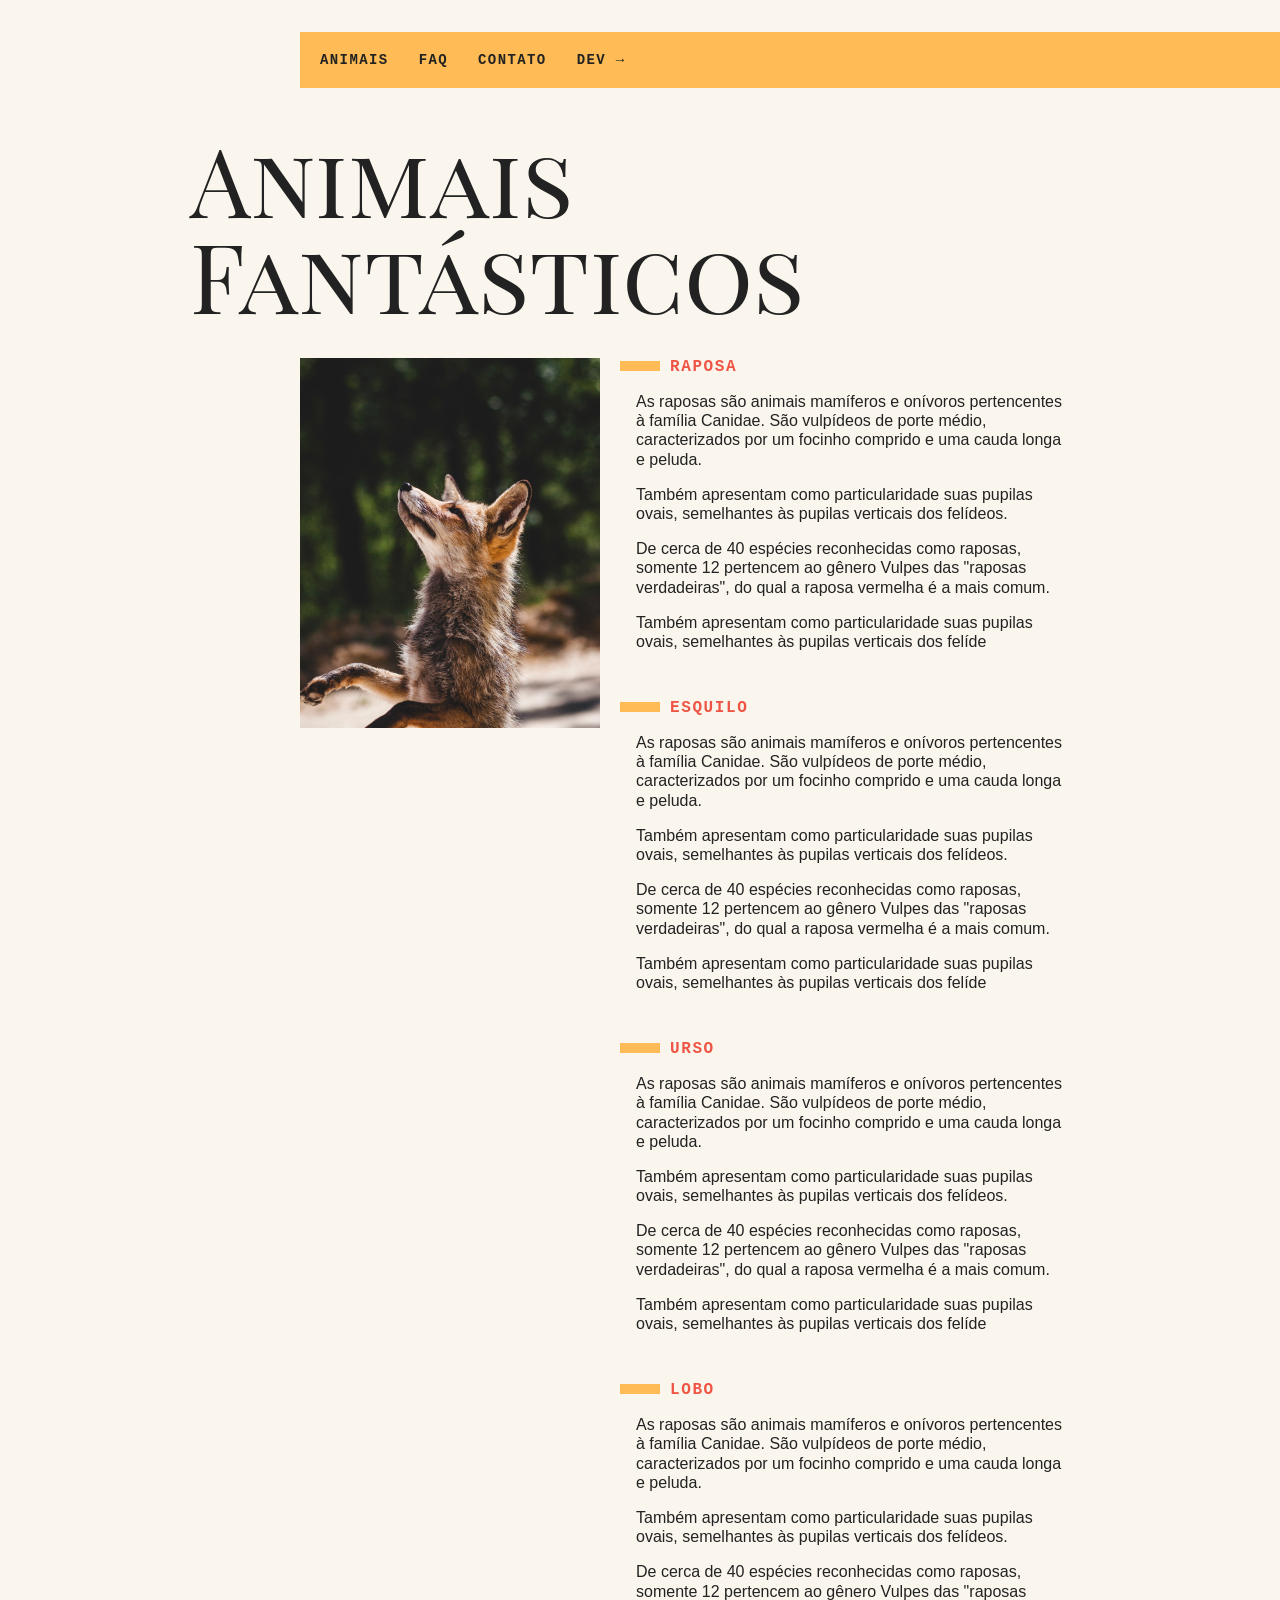
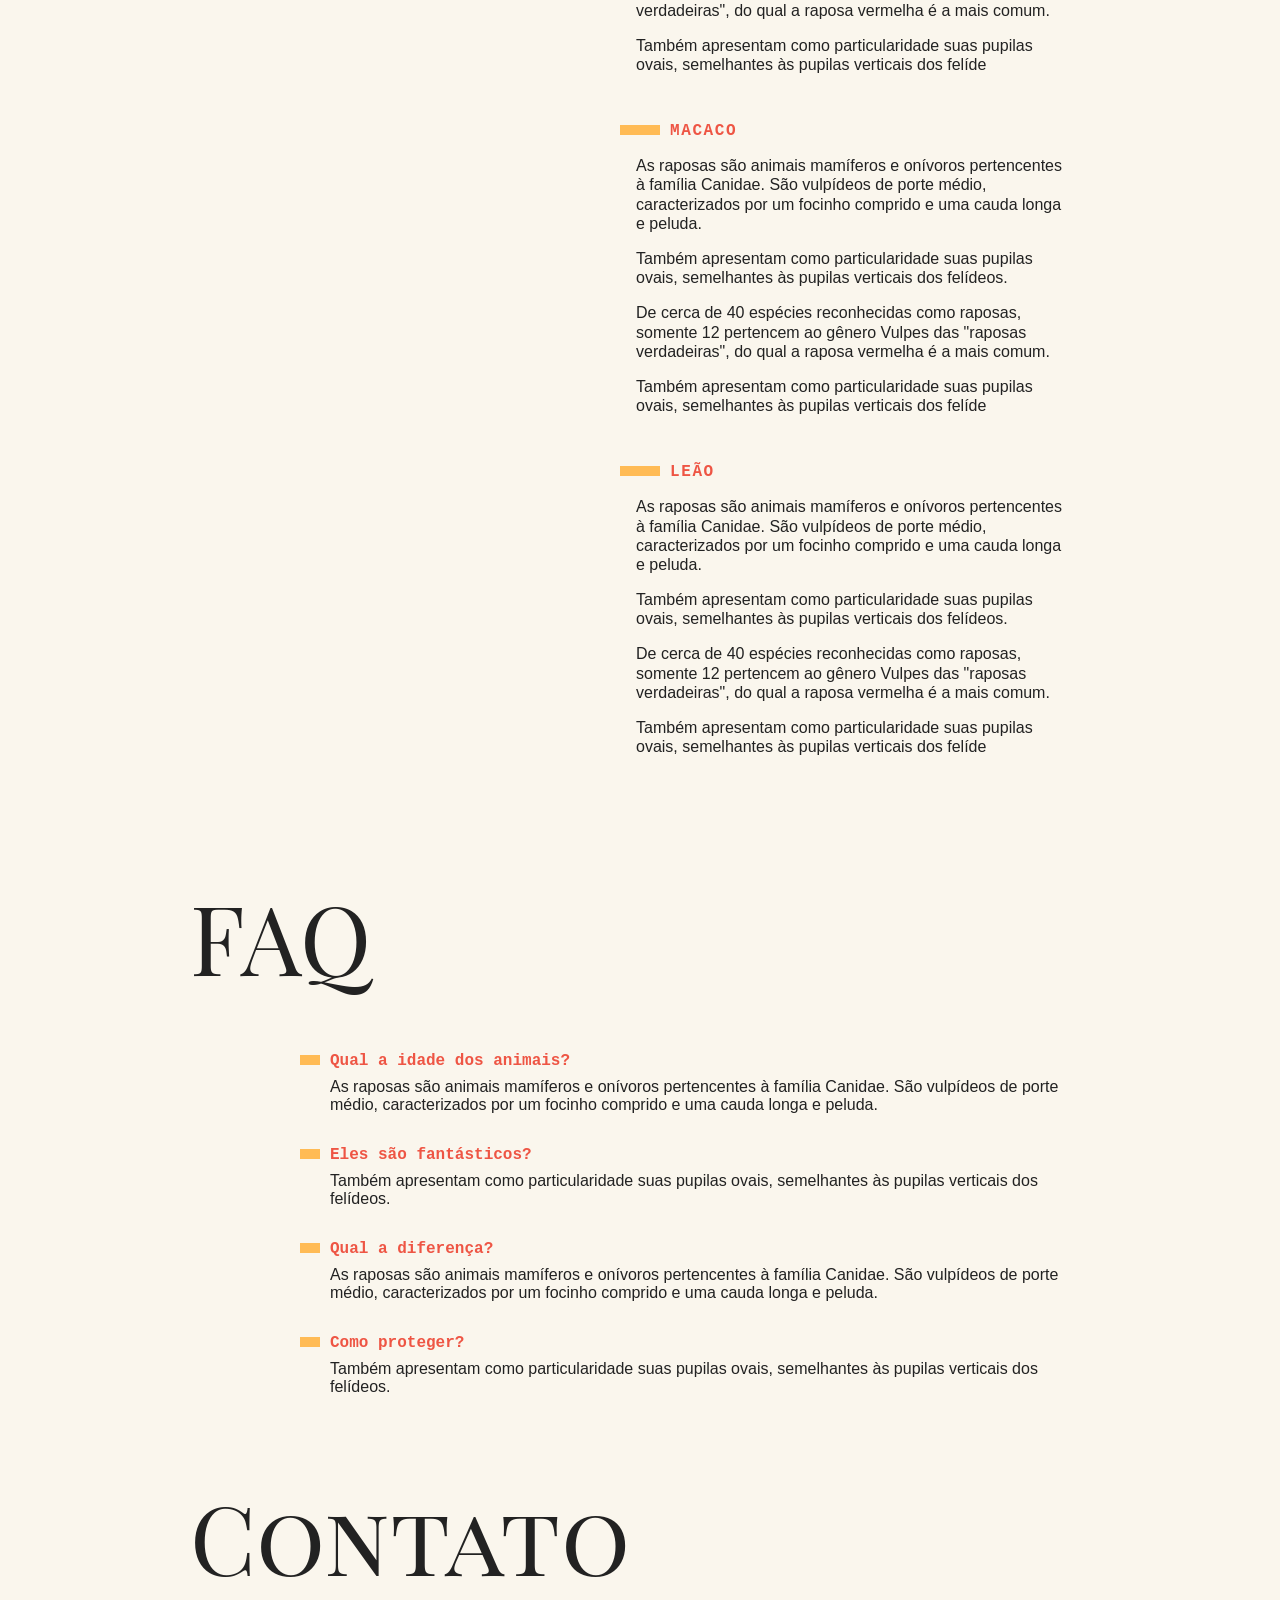
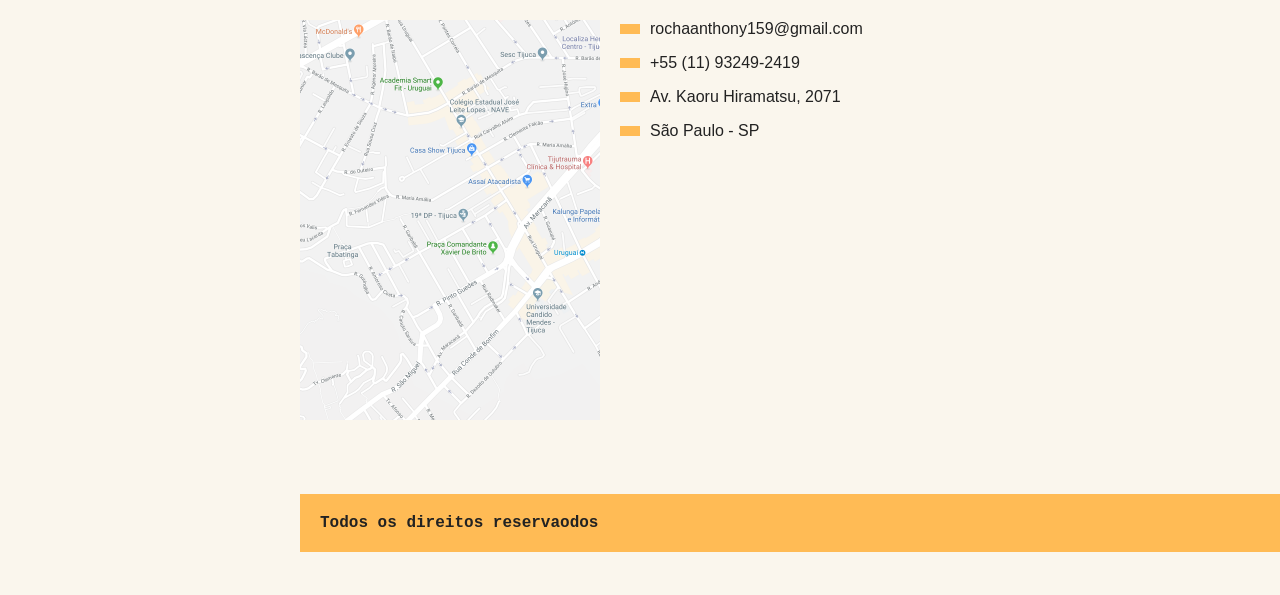
<file: Origamid/classes-e-atributos/index.html>
<!DOCTYPE html>
<html lang="pt-br">
<head>
    <meta charset="UTF-8">
    <meta name="viewport" content="width=device-width, initial-scale=1.0">
    <link rel="stylesheet" href="css/style.css">
    <title>Animais Fantásticos</title>
</head>
<body>
    
        <nav class="menu azul">
            <ul>
                <li><a href="#animais">Animais</a></li>
                <li><a href="#faq">Faq</a></li>
                <li><a href="#contato">Contato</a></li>
                <li><a href="https://github.com/AnthonyRocha951" target="_blank">Dev →</a></li>
            </ul>
        </nav>

        <section class="grid-section animais" id="animais" data-texto="Teste">
            <h1 class="titulo">Animais Fantásticos</h1>
            <ul class="animais-lista">
                <li>
                    <img src="img/imagem1.jpg" alt="Raposa">
                </li>
                <li>
                    <img src="img/imagem2.jpg" alt="">
                </li>
                <li>
                    <img src="img/imagem3.jpg" alt="">
                </li>
                <li>
                    <img src="img/imagem4.jpg" alt="">
                </li>
                <li>
                    <img src="img/imagem5.jpg" alt="">
                </li>
                <li>
                    <img src="img/imagem6.jpg" alt="">
                </li>
            </ul>
            <div class="animais-descricao">
                <section>
                    <h2>Raposa</h2>
                    <p>As raposas são animais mamíferos e onívoros pertencentes à família Canidae. São vulpídeos de porte médio,
                        caracterizados por um focinho comprido e uma cauda longa e peluda.</p>
                    <p>Também apresentam como particularidade suas pupilas ovais, semelhantes às pupilas verticais dos felídeos.</p>
                    <p>De cerca de 40 espécies reconhecidas como raposas, somente 12 pertencem ao gênero Vulpes das "raposas
                        verdadeiras", do qual a raposa vermelha é a mais comum.</p>
                    <p>Também apresentam como particularidade suas pupilas ovais, semelhantes às pupilas verticais dos felíde</p>
                </section>
            
                <section>
                    <h2>Esquilo</h2>
                    <p>As raposas são animais mamíferos e onívoros pertencentes à família Canidae. São vulpídeos de porte médio,
                        caracterizados por um focinho comprido e uma cauda longa e peluda.</p>
                    <p>Também apresentam como particularidade suas pupilas ovais, semelhantes às pupilas verticais dos felídeos.</p>
                    <p>De cerca de 40 espécies reconhecidas como raposas, somente 12 pertencem ao gênero Vulpes das "raposas
                        verdadeiras", do qual a raposa vermelha é a mais comum.</p>
                    <p>Também apresentam como particularidade suas pupilas ovais, semelhantes às pupilas verticais dos felíde</p>
                </section>
            
                <section>
                    <h2>Urso</h2>
                    <p>As raposas são animais mamíferos e onívoros pertencentes à família Canidae. São vulpídeos de porte médio,
                        caracterizados por um focinho comprido e uma cauda longa e peluda.</p>
                    <p>Também apresentam como particularidade suas pupilas ovais, semelhantes às pupilas verticais dos felídeos.</p>
                    <p>De cerca de 40 espécies reconhecidas como raposas, somente 12 pertencem ao gênero Vulpes das "raposas
                        verdadeiras", do qual a raposa vermelha é a mais comum.</p>
                    <p>Também apresentam como particularidade suas pupilas ovais, semelhantes às pupilas verticais dos felíde</p>
                </section>
            
                <section>
                    <h2>Lobo</h2>
                    <p>As raposas são animais mamíferos e onívoros pertencentes à família Canidae. São vulpídeos de porte médio,
                        caracterizados por um focinho comprido e uma cauda longa e peluda.</p>
                    <p>Também apresentam como particularidade suas pupilas ovais, semelhantes às pupilas verticais dos felídeos.</p>
                    <p>De cerca de 40 espécies reconhecidas como raposas, somente 12 pertencem ao gênero Vulpes das "raposas
                        verdadeiras", do qual a raposa vermelha é a mais comum.</p>
                    <p>Também apresentam como particularidade suas pupilas ovais, semelhantes às pupilas verticais dos felíde</p>
                </section>
            
                <section>
                    <h2>Macaco</h2>
                    <p>As raposas são animais mamíferos e onívoros pertencentes à família Canidae. São vulpídeos de porte médio,
                        caracterizados por um focinho comprido e uma cauda longa e peluda.</p>
                    <p>Também apresentam como particularidade suas pupilas ovais, semelhantes às pupilas verticais dos felídeos.</p>
                    <p>De cerca de 40 espécies reconhecidas como raposas, somente 12 pertencem ao gênero Vulpes das "raposas
                        verdadeiras",
                        do qual a raposa vermelha é a mais comum.</p>
                    <p>Também apresentam como particularidade suas pupilas ovais, semelhantes às pupilas verticais dos felíde</p>
                </section>
            
                <section>
                    <h2>Leão</h2>
                    <p>As raposas são animais mamíferos e onívoros pertencentes à família Canidae. São vulpídeos de porte médio,
                        caracterizados por um focinho comprido e uma cauda longa e peluda.</p>
                    <p>Também apresentam como particularidade suas pupilas ovais, semelhantes às pupilas verticais dos felídeos.</p>
                    <p>De cerca de 40 espécies reconhecidas como raposas, somente 12 pertencem ao gênero Vulpes das "raposas
                        verdadeiras", do qual a raposa vermelha é a mais comum.</p>
                    <p>Também apresentam como particularidade suas pupilas ovais, semelhantes às pupilas verticais dos felíde</p>
                </section>
            </div>
        </section>

        <section class="grid-section faq" id="faq">
            <h1 class="titulo">FAQ</h1>
            <dl class="faq-lista">
                <dt>Qual a idade dos animais?</dt>
                <dd>As raposas são animais mamíferos e onívoros pertencentes à família Canidae. São vulpídeos de porte médio, caracterizados por um focinho comprido e uma cauda longa e peluda.</dd>
            
                <dt>Eles são fantásticos?</dt>
                <dd>Também apresentam como particularidade suas pupilas ovais, semelhantes às pupilas verticais dos felídeos.</dd>
            
                <dt>Qual a diferença?</dt>
                <dd>As raposas são animais mamíferos e onívoros pertencentes à família Canidae. São vulpídeos de porte médio, caracterizados por um focinho comprido e uma cauda longa e peluda.</dd>

                <dt>Como proteger?</dt>
                <dd>Também apresentam como particularidade suas pupilas ovais, semelhantes às pupilas verticais dos felídeos.</dd>
            </dl>
        </section>
        <section class="grid-section contato" id="contato">
            <h1 class="titulo">Contato</h1>
            <div class="mapa">
                <img src="img/mapa.png" alt="">
            </div>
            <ul class="dados">
                <li>rochaanthony159@gmail.com</li>
                <li>+55 (11) 93249-2419</li>
                <li>Av. Kaoru Hiramatsu, 2071</li>
                <li>São Paulo - SP</li>
            </ul>
        </section>

    <footer class="copy">
        <p>Todos os direitos reservaodos</p>
    </footer>

    <script src="script.js"></script>
</body>
</html>
</file>
<file: Origamid/classes-e-atributos/css/style.css>
@charset "UTF-8";
@import url('https://fonts.googleapis.com/css2?family=Playfair+Display+SC:ital,wght@0,400;0,700;0,900;1,400;1,700;1,900&display=swap');

* {
    margin: 0px;
    padding: 0px;
}

img {
    display: block;
    max-width: 100%;
}

ul {
    list-style: none; /* pra tirar o ponto do ul*/
}

body {
    background-color: #faf6ed;
    color: #222;
    -webkit-font-smoothing: antialiased; /* pra deixar a fonte mais limpa */
    display: grid; /* pra fazer um elemento virar um grid */
    grid-template-columns: 1fr 120px minmax(300px, 800px) 1fr; /* pra definir o tamanho e quntas colunas vai ter seu templeite */
}

.menu {
    grid-column: 3 / 5; /* pra posicionar o elemento da coluna que voce quer */
    margin-top: 2rem;
    margin-bottom: 2rem;
    background-color: #fb5;
}

.menu ul {
    display: flex; /* pra colocar um elemento do lado do outro */
    flex-wrap: wrap; /* para o texto quebrar quando nao couber mais na tela */
    padding: 10px;
}

.menu li a {
    display: block;
    padding: 10px;
    margin-right: 10px;
    text-decoration: none;
    color: #222;
    font-family: 'IBM Plex Mono', monospace;
    font-weight: bold;
    text-transform: uppercase; /* colocae todas as letreas maiusculas */
    font-size: 0.875rem;
    letter-spacing: .1em; /* um espaço a cada letra */
}

.grid-section {
    grid-column: 2 / 4;
    width: 100%;
    box-sizing: border-box;
    padding: 10px;
    display: grid;
    grid-template-columns: 90px 300px 1fr;
    grid-gap: 20px; /* uma distancia entre cada coluna de grid */
    margin-bottom: 4rem;
}

.titulo {
    font-family: "Playfair Display SC";
    font-size: 6rem;
    line-height: 1; /* espaço de uma linha pra outra */
    font-weight: normal;
    margin-bottom: 1rem;
    grid-column: 1 / 4;
}

.animais h2 {
    font-family: 'IBM Plex Mono', monospace;
    font-size: 1rem;
    text-transform: uppercase;
    letter-spacing: .1em;
    margin-bottom: 1rem;
    color: #e54;
}

.animais h2::before {
    content: '';
    display: inline-block;
    width: 40px;
    height: 10px;
    margin-right: 10px;
    background-color: #fb5;
}

.animais p {
    font-family: helvetica, Arial;
    line-height: 1.2;
    margin: 1rem;
}

.animais-lista {
    height: 370px;
    overflow-y: scroll;
    grid-column: 2;
}

.animais-lista::-webkit-scrollbar { /* pra estilizar o scroll */
    width: 18px;
}

.animais-lista::-webkit-scrollbar-thumb { /* pra estilizar o scroll */
    background-color: #fb5;
    border-left: 4px solid #faf6ed;
    border-right: 4px solid #faf6ed;
}

.animais-lista::-webkit-scrollbar-track { /* pra estilizar o scroll */
    background-color: #faf6ed;
}

.animais-descricao {
    grid-column: 3;
}

.animais-descricao section {
    margin-bottom: 3rem;
}

.faq-lista {
    grid-column: 2 / 4;
}

.faq-lista dt {
    font-family: 'IBM Plex Mono', monospace;
    font-weight: bold;
    margin-top: 2rem;
    margin-bottom: .5rem;
    color: #e54;
}

.faq-lista dt::before {
    content: '';
    display: inline-block;
    width: 20px;
    height: 10px;
    margin-right: 10px;
    background-color: #fb5;
}

.faq-lista dd {
    font-family: Helvetica, Arial;
    margin-bottom: .5rem;
    margin-left: 30px;
}

.mapa {
    grid-column: 2;
}

.dados {
    grid-column: 3;
}

.dados li {
    margin-bottom: 1rem;
    font-family: Helvetica, Arial;
}

.dados li::before {
    content: '';
    display: inline-block;
    width: 20px;
    height: 10px;
    margin-right: 10px;
    background-color: #fb5;
}

.copy {
    grid-column: 3 / 5;
    margin-bottom: 2rem;
    background-color: #fb5;
}

.copy p {
    font-family: 'IBM Plex Mono', monospace;
    padding: 20px;
    font-weight: bold;
}

@media (max-width: 700px) {
    
    body {
        grid-template-columns: 1fr;
    }

    .menu, .grid-section, .copy {
        grid-column: 1;
    }

    .grid-section {
        grid-template-columns: 100px 1fr;
        grid-gap: 10px;
    }

    .animais-lista {
        grid-column: 1;
    }

    .faq-lista, .dados, .maps {
        grid-column: 1 / 3;
    }

    .grid-section h1 {
        font-size: 3rem;
    }

    .menu {
        margin-top: 0px;
    }

    .copy {
        margin-bottom: 0px;
    }

}
</file>
